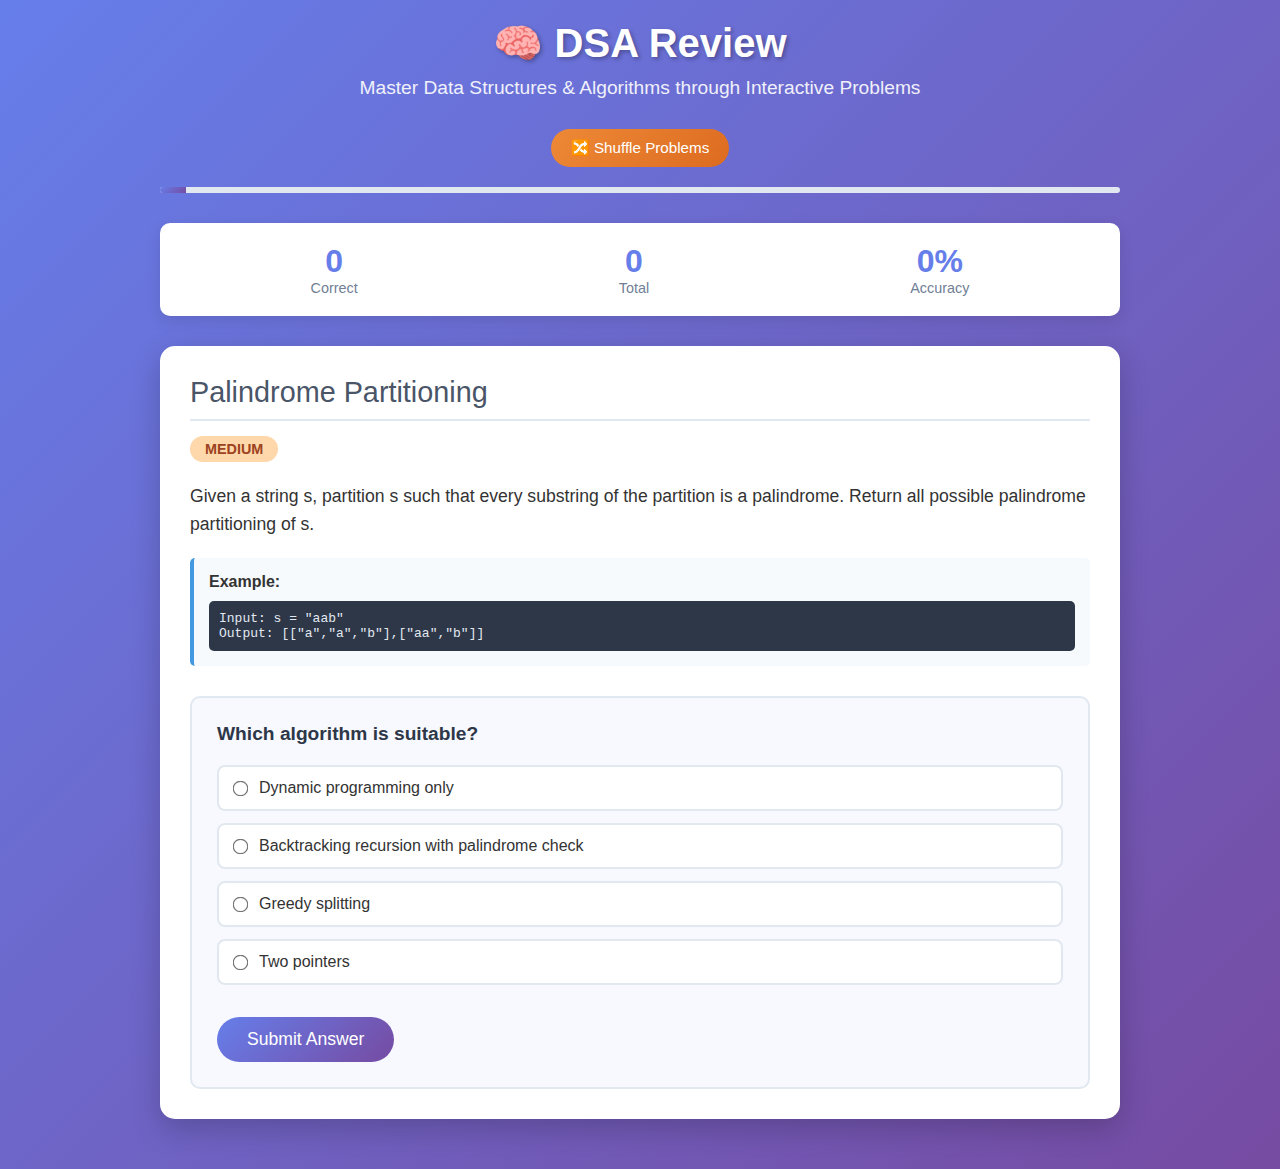
<file: review/data-structures-and-algorithms/index.html>
<!DOCTYPE html>
<html lang="en">
<head>
    <meta charset="UTF-8">
    <meta name="viewport" content="width=device-width, initial-scale=1.0">
    <title>DSA Review - Master Data Structures & Algorithms</title>
    <link rel="stylesheet" href="styles.css">
    <link rel="icon" type="image/png" href="images/diagram.png">

</head>
<body>
    <div class="container">
        <div class="header">
            <h1>🧠 DSA Review</h1>
            <p>Master Data Structures & Algorithms through Interactive Problems</p>
        </div>

        <div class="control-buttons">
            <button class="shuffle-btn" onclick="shuffleProblems()">🔀 Shuffle Problems</button>
        </div>

        <div class="progress">
            <div class="progress-bar" id="progressBar"></div>
        </div>

        <div class="stats">
            <div class="stat">
                <div class="stat-number" id="correctCount">0</div>
                <div class="stat-label">Correct</div>
            </div>
            <div class="stat">
                <div class="stat-number" id="totalCount">0</div>
                <div class="stat-label">Total</div>
            </div>
            <div class="stat">
                <div class="stat-number" id="accuracy">0%</div>
                <div class="stat-label">Accuracy</div>
            </div>
        </div>

        <div class="problem-card" id="problemCard">
            <!-- Problem content will be inserted here -->
        </div>
    </div>

    <script src="script.js"></script>
</body>
</html>
</file>
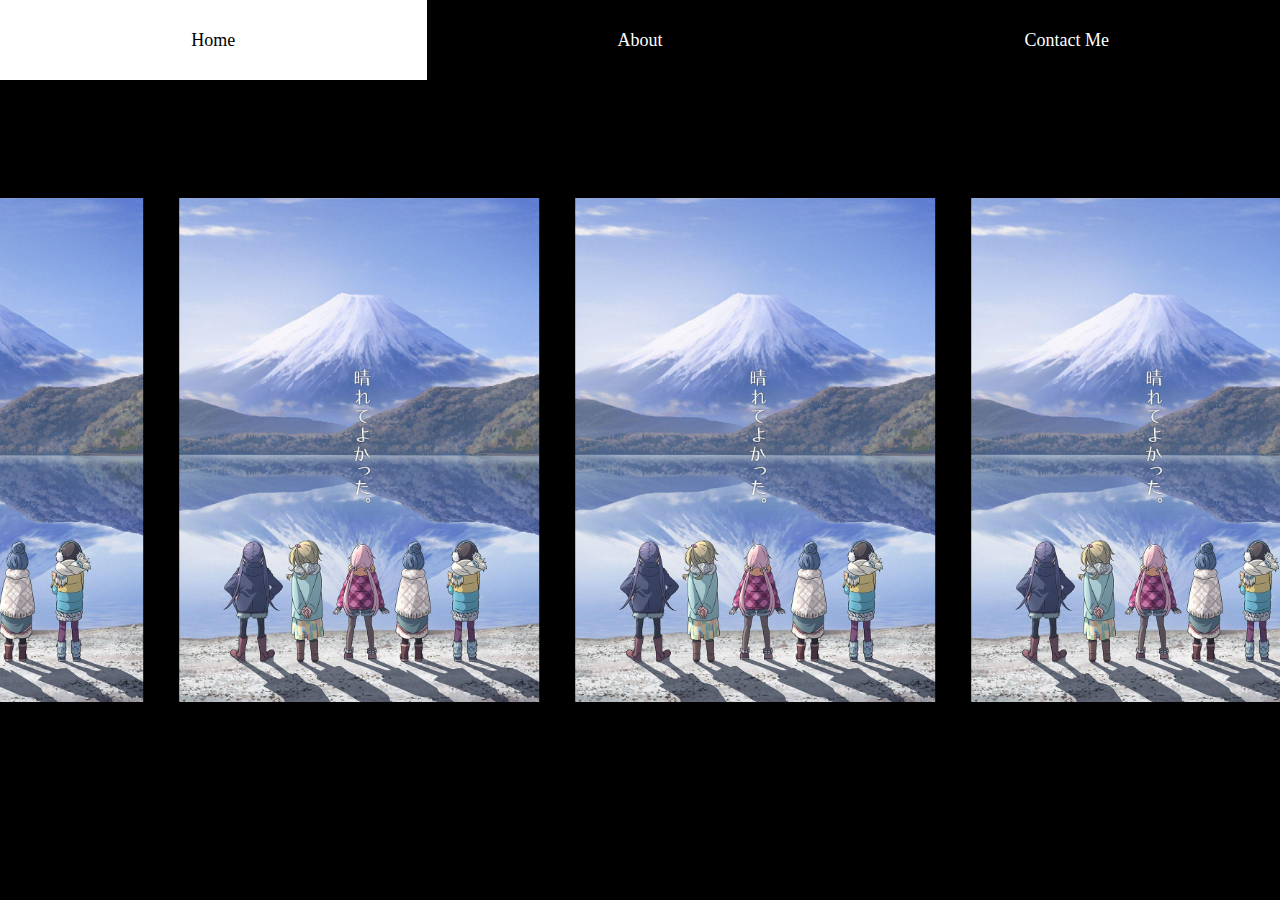
<file: about.html>
<!DOCTYPE html>
<html lang="en">
  <head>
    <meta charset="UTF-8">
    <meta name="viewport" content="width=device-width, initial-scale=1">

    <title>Home</title>
    <link rel="stylesheet" href="style.css">
    

    <script defer src="about.js"></script>

    <style>
      


      body{

        width: 100vw;
        height: 100vh;
        background-color: black;
        overflow: hidden;
        user-select: none;

      }

      #img-track{

        display: flex;
        gap: 4vmin;
        position: absolute;
        left: 50%;
        top: 50%;
        transform: translate(-40%, -50%);



      }

      #img-track > .img{

          width: 40vmin;
          height: 56vmin;
          object-fit: cover;
          object-position: 50% 50%;



      }

    </style>
    
  </head>



  <body>
    <nav>

      <ul>
        <li><a href="index.html">Home</a></li>
        <li><a href="about.html">About</a></li>
        <li><a href="contact.html">Contact Me</a></li>
      </ul>

    </nav>

    <div id="img-track" data-xpos="0" data-prevpos="0">

      <img class="img" src="images/wp3745668-yuru-camp-wallpapers.jpg" draggable="false">
      <img class="img" src="images/wp3745668-yuru-camp-wallpapers.jpg" draggable="false">
      <img class="img" src="images/wp3745668-yuru-camp-wallpapers.jpg" draggable="false">
      <img class="img" src="images/wp3745668-yuru-camp-wallpapers.jpg" draggable="false">
      <img class="img" src="images/wp3745668-yuru-camp-wallpapers.jpg" draggable="false">
      <img class="img" src="images/wp3745668-yuru-camp-wallpapers.jpg" draggable="false">
      <img class="img" src="images/wp3745668-yuru-camp-wallpapers.jpg" draggable="false">
      <img class="img" src="images/wp3745668-yuru-camp-wallpapers.jpg" draggable="false">

      
    </div>


  </body>
</html>
</file>
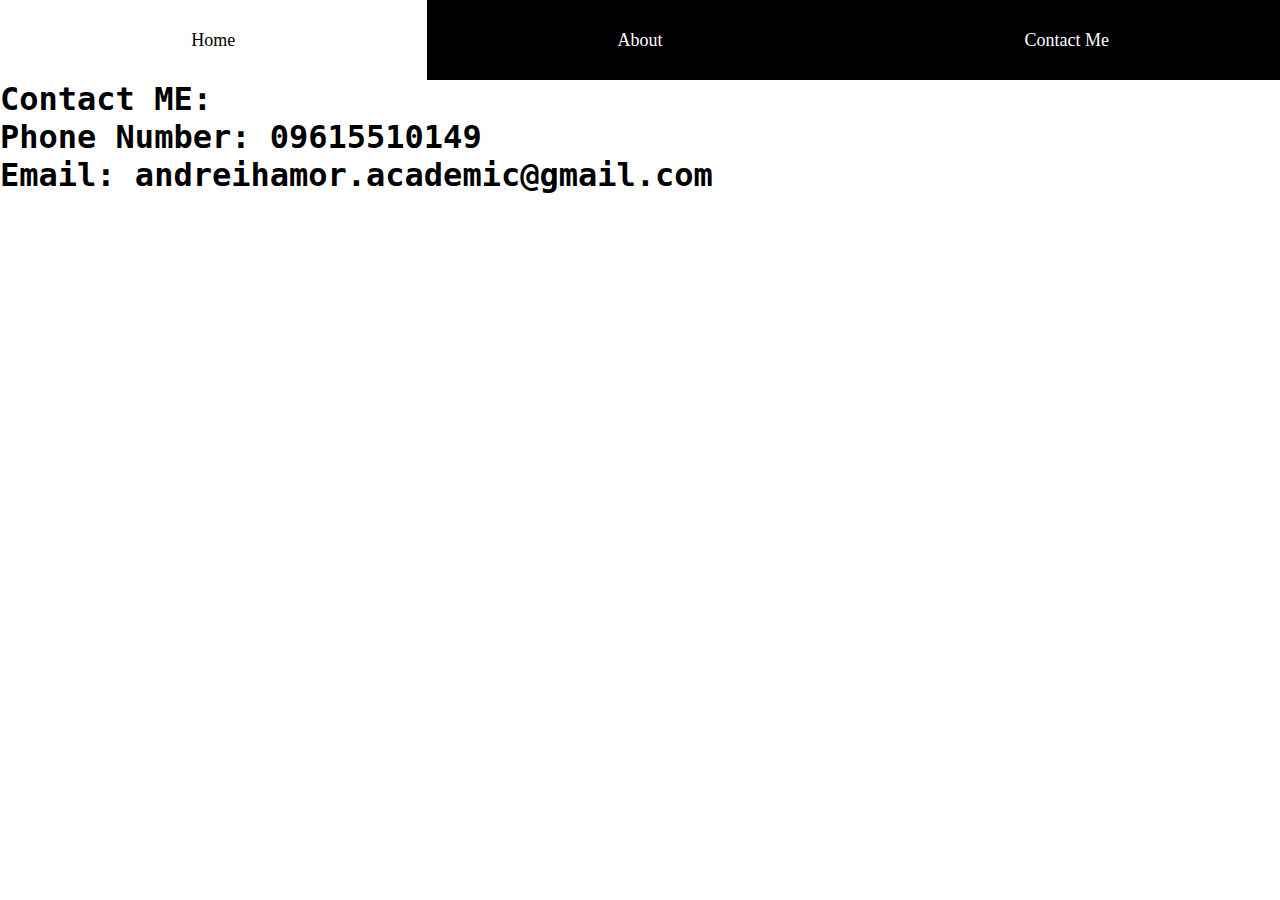
<file: contact.html>
<!DOCTYPE html>
<html lang="en">
  <head>
    <meta charset="UTF-8">
    <meta name="viewport" content="width=device-width, initial-scale=1">

    <title>Home</title>
    <link rel="stylesheet" href="style.css">

   
  </head>



  <body>
    <nav>

      <ul>
        <li><a href="index.html">Home</a></li>
        <li><a href="about.html">About</a></li>
        <li><a href="contact.html">Contact Me</a></li>
      </ul>

    </nav>
    
    <div id = "Contact-info">
      
      <h1>Contact ME: </h1> 
      <h1>Phone Number: 09615510149 </h1> 
      <h1>Email: andreihamor.academic@gmail.com</h1>

    </div>
    
  </body>
</html>
</file>
<file: review/data-structures-and-algorithms/styles.css>
* {
    margin: 0;
    padding: 0;
    box-sizing: border-box;
}

body {
    font-family: 'Segoe UI', Tahoma, Geneva, Verdana, sans-serif;
    background: linear-gradient(135deg, #667eea 0%, #764ba2 100%);
    min-height: 100vh;
    color: #333;
}

.container {
    max-width: 1000px;
    margin: 0 auto;
    padding: 20px;
}

.header {
    text-align: center;
    color: white;
    margin-bottom: 30px;
}

.header h1 {
    font-size: 2.5em;
    margin-bottom: 10px;
    text-shadow: 2px 2px 4px rgba(0,0,0,0.3);
}

.header p {
    font-size: 1.2em;
    opacity: 0.9;
}

.problem-card {
    background: white;
    border-radius: 15px;
    padding: 30px;
    margin-bottom: 30px;
    box-shadow: 0 10px 30px rgba(0,0,0,0.2);
    transition: transform 0.3s ease;
}

.problem-card:hover {
    transform: translateY(-5px);
}

.problem-title {
    color: #4a5568;
    font-size: 1.8em;
    margin-bottom: 15px;
    border-bottom: 2px solid #e2e8f0;
    padding-bottom: 10px;
}

.difficulty {
    display: inline-block;
    padding: 5px 15px;
    border-radius: 20px;
    font-size: 0.9em;
    font-weight: bold;
    margin-bottom: 20px;
}

.easy { 
    background-color: #c6f6d5; 
    color: #22543d; 
}

.medium { 
    background-color: #fed7aa; 
    color: #9c4221; 
}

.hard { 
    background-color: #feb2b2; 
    color: #742a2a; 
}

.problem-description {
    line-height: 1.6;
    margin-bottom: 20px;
    font-size: 1.1em;
}

.example {
    background-color: #f7fafc;
    border-left: 4px solid #4299e1;
    padding: 15px;
    margin: 15px 0;
    border-radius: 5px;
}

.quiz-section {
    margin-top: 30px;
    padding: 25px;
    background-color: #f8f9ff;
    border-radius: 10px;
    border: 2px solid #e2e8f0;
}

.quiz-question {
    font-size: 1.2em;
    font-weight: bold;
    margin-bottom: 20px;
    color: #2d3748;
}

.options {
    list-style: none;
}

.option {
    margin-bottom: 12px;
}

.option label {
    display: flex;
    align-items: center;
    padding: 12px 15px;
    background-color: white;
    border: 2px solid #e2e8f0;
    border-radius: 8px;
    cursor: pointer;
    transition: all 0.3s ease;
}

.option label:hover {
    background-color: #edf2f7;
    border-color: #cbd5e0;
}

.option input[type="radio"] {
    margin-right: 12px;
    transform: scale(1.2);
}

.submit-btn {
    background: linear-gradient(135deg, #667eea 0%, #764ba2 100%);
    color: white;
    border: none;
    padding: 12px 30px;
    border-radius: 25px;
    font-size: 1.1em;
    cursor: pointer;
    margin-top: 20px;
    transition: transform 0.3s ease;
}

.submit-btn:hover {
    transform: translateY(-2px);
    box-shadow: 0 5px 15px rgba(0,0,0,0.2);
}

.submit-btn:disabled {
    opacity: 0.6;
    cursor: not-allowed;
    transform: none;
}

.result {
    margin-top: 20px;
    padding: 20px;
    border-radius: 10px;
    font-weight: bold;
    display: none;
}

.correct {
    background-color: #c6f6d5;
    color: #22543d;
    border: 2px solid #68d391;
}

.incorrect {
    background-color: #feb2b2;
    color: #742a2a;
    border: 2px solid #f56565;
}

.explanation {
    margin-top: 15px;
    padding: 20px;
    background-color: #f0f8ff;
    border-radius: 8px;
    border-left: 4px solid #4299e1;
    display: none;
}

.next-btn {
    background: linear-gradient(135deg, #48bb78 0%, #38a169 100%);
    color: white;
    border: none;
    padding: 12px 25px;
    border-radius: 25px;
    font-size: 1em;
    cursor: pointer;
    margin-left: 15px;
    display: none;
}

.progress {
    background-color: #e2e8f0;
    height: 6px;
    border-radius: 3px;
    margin-bottom: 30px;
    overflow: hidden;
}

.progress-bar {
    background: linear-gradient(135deg, #667eea 0%, #764ba2 100%);
    height: 100%;
    width: 0%;
    transition: width 0.5s ease;
}

.stats {
    display: flex;
    justify-content: space-around;
    background: white;
    padding: 20px;
    border-radius: 10px;
    margin-bottom: 30px;
    box-shadow: 0 5px 15px rgba(0,0,0,0.1);
}

.stat {
    text-align: center;
}

.stat-number {
    font-size: 2em;
    font-weight: bold;
    color: #667eea;
}

.stat-label {
    color: #718096;
    font-size: 0.9em;
}

pre {
    background-color: #2d3748;
    color: #e2e8f0;
    padding: 10px;
    border-radius: 5px;
    overflow-x: auto;
    margin-top: 10px;
}

.control-buttons {
    display: flex;
    gap: 15px;
    margin-bottom: 20px;
    justify-content: center;
}

.shuffle-btn {
    background: linear-gradient(135deg, #ed8936 0%, #dd6b20 100%);
    color: white;
    border: none;
    padding: 10px 20px;
    border-radius: 20px;
    font-size: 0.95em;
    cursor: pointer;
    transition: transform 0.3s ease;
}

.shuffle-btn:hover {
    transform: translateY(-2px);
}
</file>
<file: style.css>
:root {
  /* define variables with -- first 
        then use it with var(varname)
    
    */

  --mainColor: black;
  --default_size: 100px;
}

* {
  margin: 0;
  padding: 0;
  box-sizing: border-box;
  font-family: 'JetBrains Mono', monospace;
}

body {
  background: white;
}

.container {
  text-align: center;
  width: 100%;
  max-width: 800px;
  padding: 0 20px;
}

.clock-container{
  font-size: 3.5rem;
  font-weight: 700;
  margin-bottom: 2rem;
  color: #333;
  letter-spacing: -1px;
}

.search-container {
  margin-bottom: 3rem;
  width: 100%;
}

.search-form {
  width: 100%;
  display: flex;
  position: relative;
}

.search-box {
  width: 100%;
  padding: 12px 20px;
  font-size: 1rem;
  border: 2px solid #000;
  border-radius: 0;
  outline: none;
  transition: all ease-in 0.2s;
  font-family: "Space Mono", monospace;
}

.search-box:focus {
  border-color: #444;
}

.search-button {
  position: absolute;
  right: 0;
  top: 0;
  height: 100%;
  padding: 0 20px;
  background: white;
  border: none;
  border-left: 2px solid #000;
  cursor: pointer;
}

.grid {
  display: grid;
  grid-template-columns: repeat(2, 1fr);
  gap: 1.5rem;
  width: 100%;
}

@media (max-width: 600px) {
  .grid {
    grid-template-columns: 1fr;
  }
}

.button {
  display: flex;
  align-items: center;
  text-decoration: none;
  color: #333;
  background: white;
  padding: 1rem;
  box-shadow: 10px 10px #000;
  border: 2px solid #000 !important;
  transition: all ease-in 0.2s !important;
}
section {
  height: 100vh;
}
.button:hover {
  box-shadow: none;
  transform: translateY(4px) !important;
  transition: all ease-in 0.2s;
  opacity: 1 !important;
}

.icon {
  width: 2rem;
  height: 2rem;
  margin-right: 1rem;
  flex-shrink: 0;
}

.site-name {
  font-weight: 700;
  font-size: 1rem;
  text-align: left;
}

footer {
  margin-top: 2rem;
  font-size: 0.8rem;
  color: #666;
}

nav {
  width: 100%;
  height: 80px;
  background-color: black;
  position: sticky;
  top: 0px;
}
.startpage {
  display: flex;
  flex-direction: column;
  justify-content: center;
  align-items: center;
  color: #333;
  /* background-image: url('images/clay-banks-u27Rrbs9Dwc-unsplash.jpg');
  background-size: cover;
  background-position: center;
  background-repeat: no-repeat;
  background-attachment: fixed; */
}

.yum {
  position: relative;
  animation: animate 1s ease-in-out infinite;
}

.main-div {
  width: 100%;
  height: 100vh;
  display: grid;
  place-items: center;
  overflow: hidden;
  position: absolute;
}

#left-side {
  background-color: rgb(3, 30, 90);
  z-index: 2;
}

#left-side .title {
  color: white;
}

#right-side {
  background-color: white;
}

#right-side .title {
  color: black;
}

.title {
  font-size: 60px;
  font-family: "Roboto";
  text-align: center;
  margin: 0px 25vw;
  width: 50vw;
}

.title2 {
  font-size: 60px;
  font-family: "Roboto";
}

.other {
  display: flex;
  height: 100vh;
  width: 100%;

  align-items: center;
  justify-content: center;
}

h1::selection {
  background: black;
  color: red;
}

ul li {
  display: inline-block;
  list-style: none;
  line-height: 80px;
  float: left;
  width: calc(100% / 3);
  text-align: center;
}

ul li a {
  display: block;
  text-decoration: none;
  color: white;
  font-family: "Roboto";
  font-size: 18px;
  padding: 0 20px;

  transition: background-color 0.5s;
}

ul li a:hover {
  background-color: white;
  color: black;
}

@keyframes animate {
  from {
    bottom: 0px;
  }
  50% {
    bottom: 15px;
  }
  to {
    bottom: 0px;
  }
}
</file>
